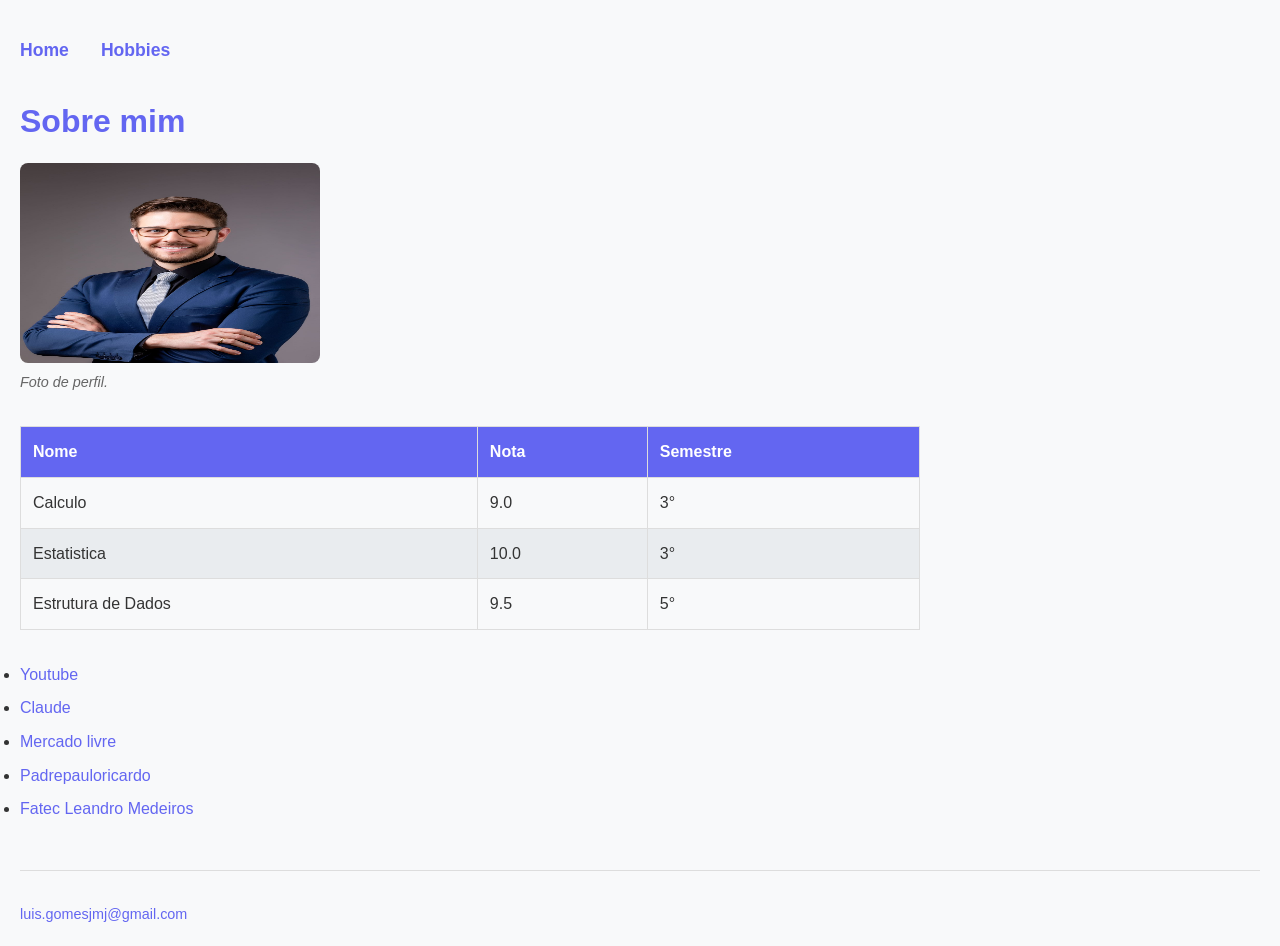
<file: aula05/index.html>
<!DOCTYPE html>
<html lang="en">
<head>
    <meta charset="UTF-8">
    <meta name="viewport" content="width=device-width, initial-scale=1.0">
    <title>Sobre Mim</title>
    <link rel="stylesheet" href="css/style.css">
</head>
<body>
    
    <header>
        <nav>
            <ul>
                <a href="#">Home</a>
                <a href="../aula03/meu-site/hobbies.html">Hobbies</a>
            </ul>
        </nav>
    </header>

     <main>
        <section>
            <h1>Sobre mim</h1>

                <figure>
                    <img src="../aula03/meu-site/images/4e458893b1fdc033508016e09fa5553c.jpg" alt="Imagem sobre mim" width="300" height="200" />
                    <figcaption>
                        Foto de perfil.
                    </figcaption>
                </figure>
        </section>

        <section>
        <table>
            <thead>
                <tr>
                    <th>Nome</th>
                    <th>Nota</th>
                    <th>Semestre</th>
                </tr>
            </thead>

            <tbody>
                <tr>
                    <td>Calculo</td>
                    <td>9.0</td>
                    <td>3°</td>
                </tr>
                <tr>
                    <td>Estatistica</td>
                    <td>10.0</td>
                    <td>3°</td>
                </tr>
                <tr>
                    <td>Estrutura de Dados</td>
                    <td>9.5</td>
                    <td>5°</td>
                </tr>
            </tbody>
        </table>   
        </section> 

        <section>
            <ul>
                <li><a href="https://www.youtube.com/">Youtube</a></li>
                <li><a href="https://claude.ai/new">Claude</a></li>
                <li><a href="https://www.mercadolivre.com.br/">Mercado livre</a></li>
                <li><a href="https://padrepauloricardo.org/">Padrepauloricardo</a></li>
                <li><a href="https://fatec.leandromedeiros.com/">Fatec Leandro Medeiros</a></li>  
            </ul>
        </section>
        </main>

        <footer><a href="mailto:luis.gomesjmj@gmail.com">luis.gomesjmj@gmail.com</a></footer>

</body>
</html>
</file>
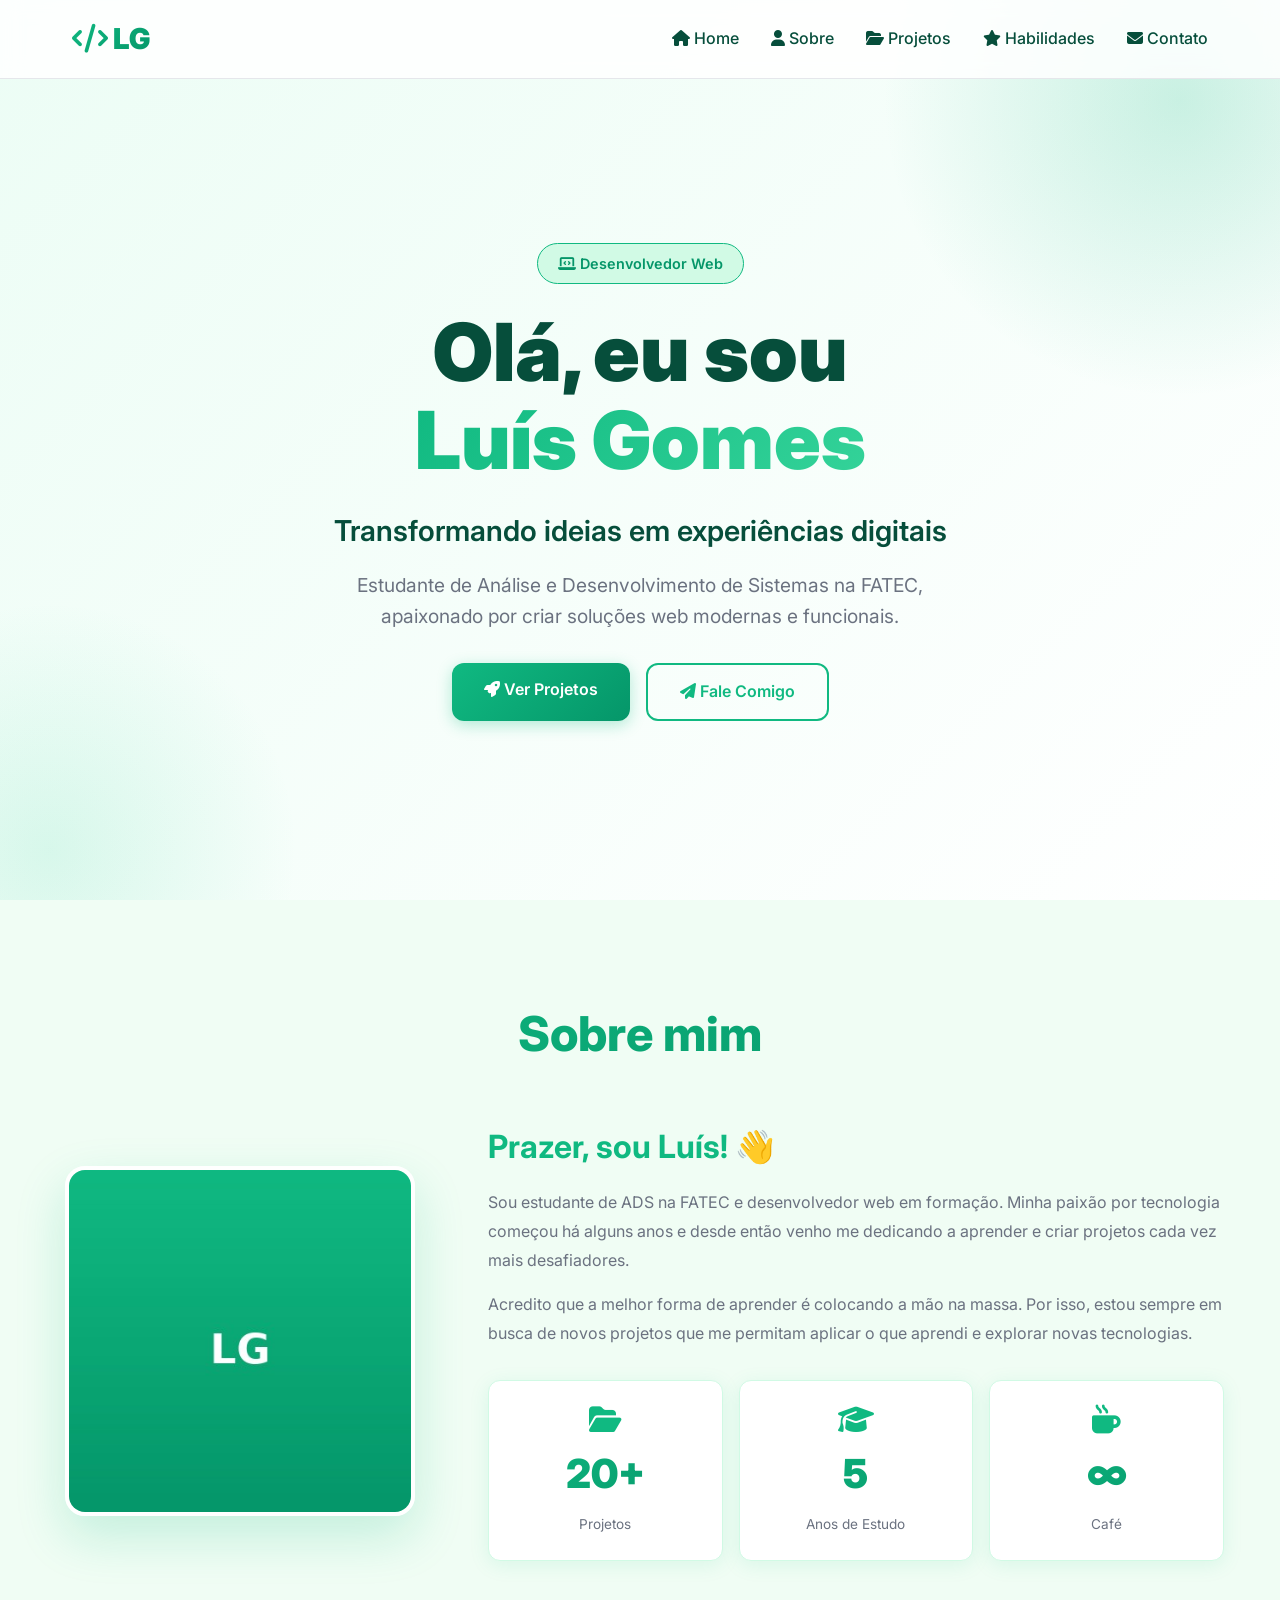
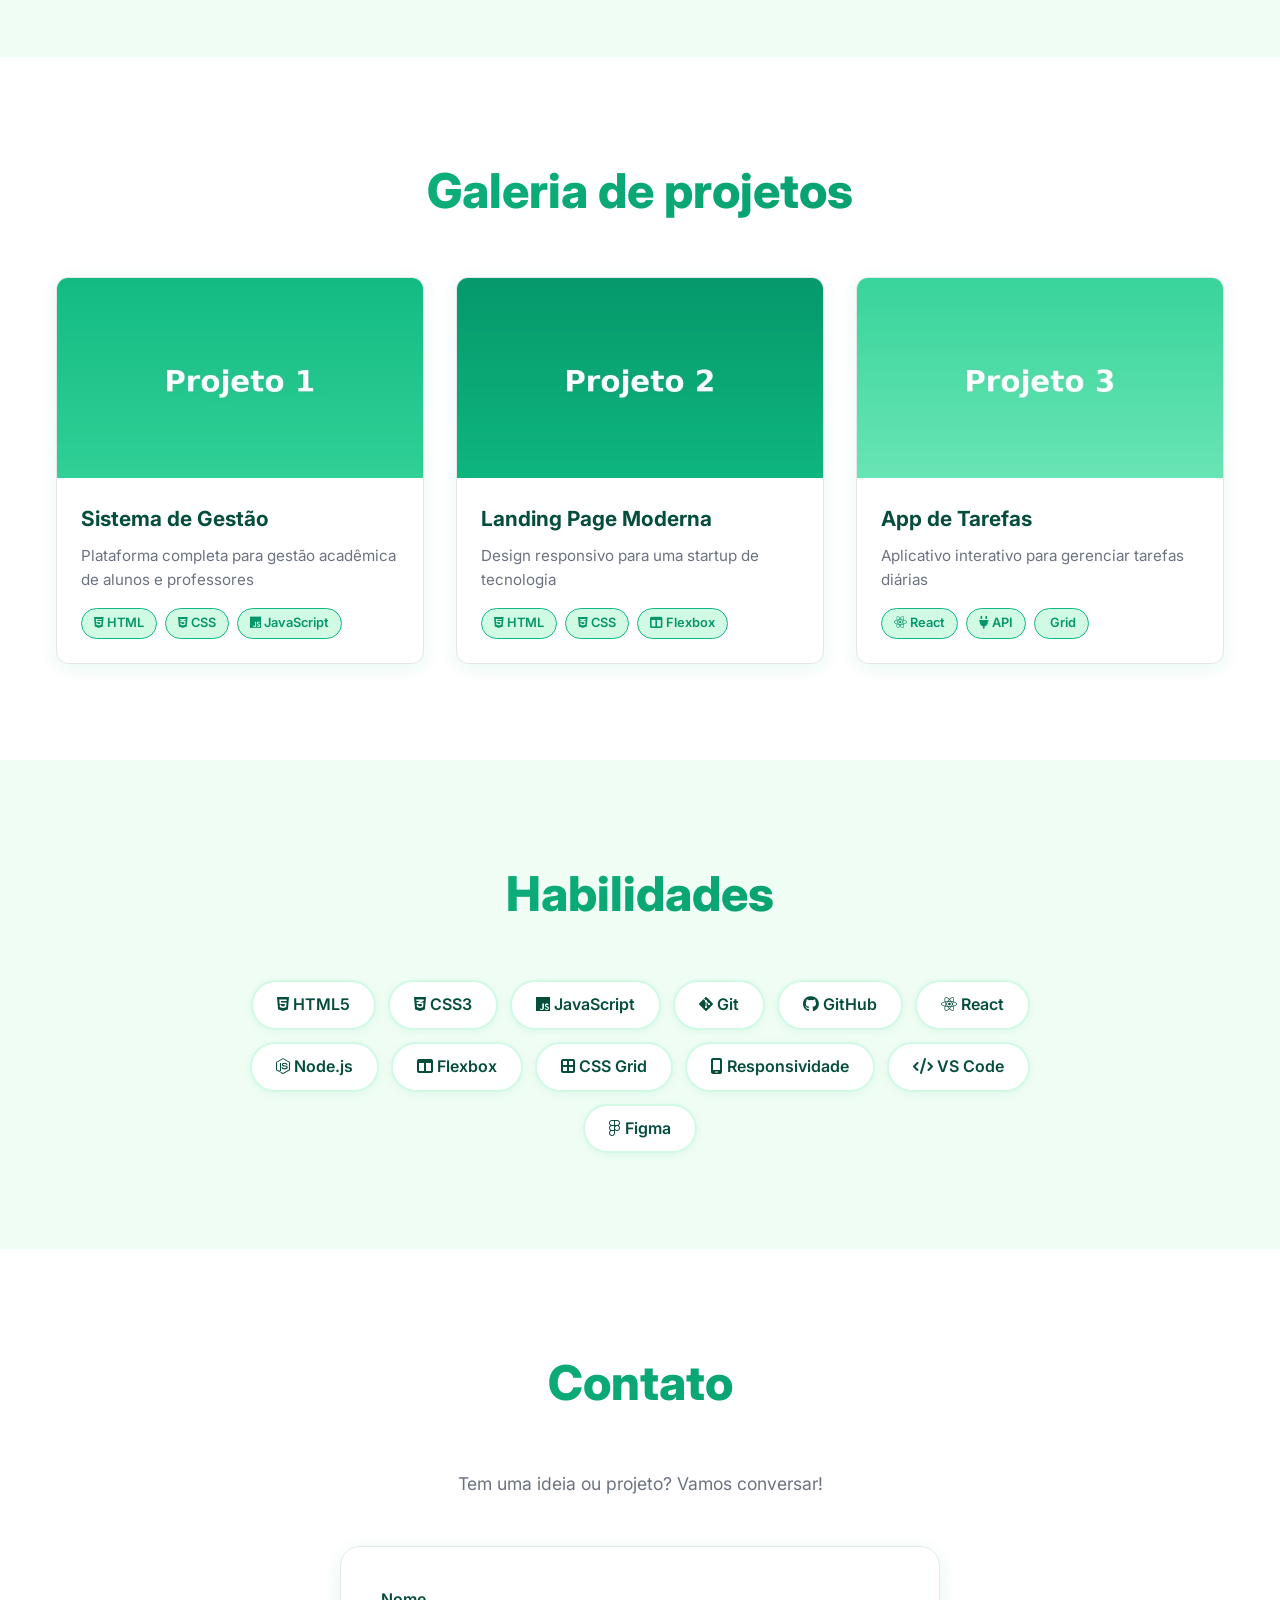
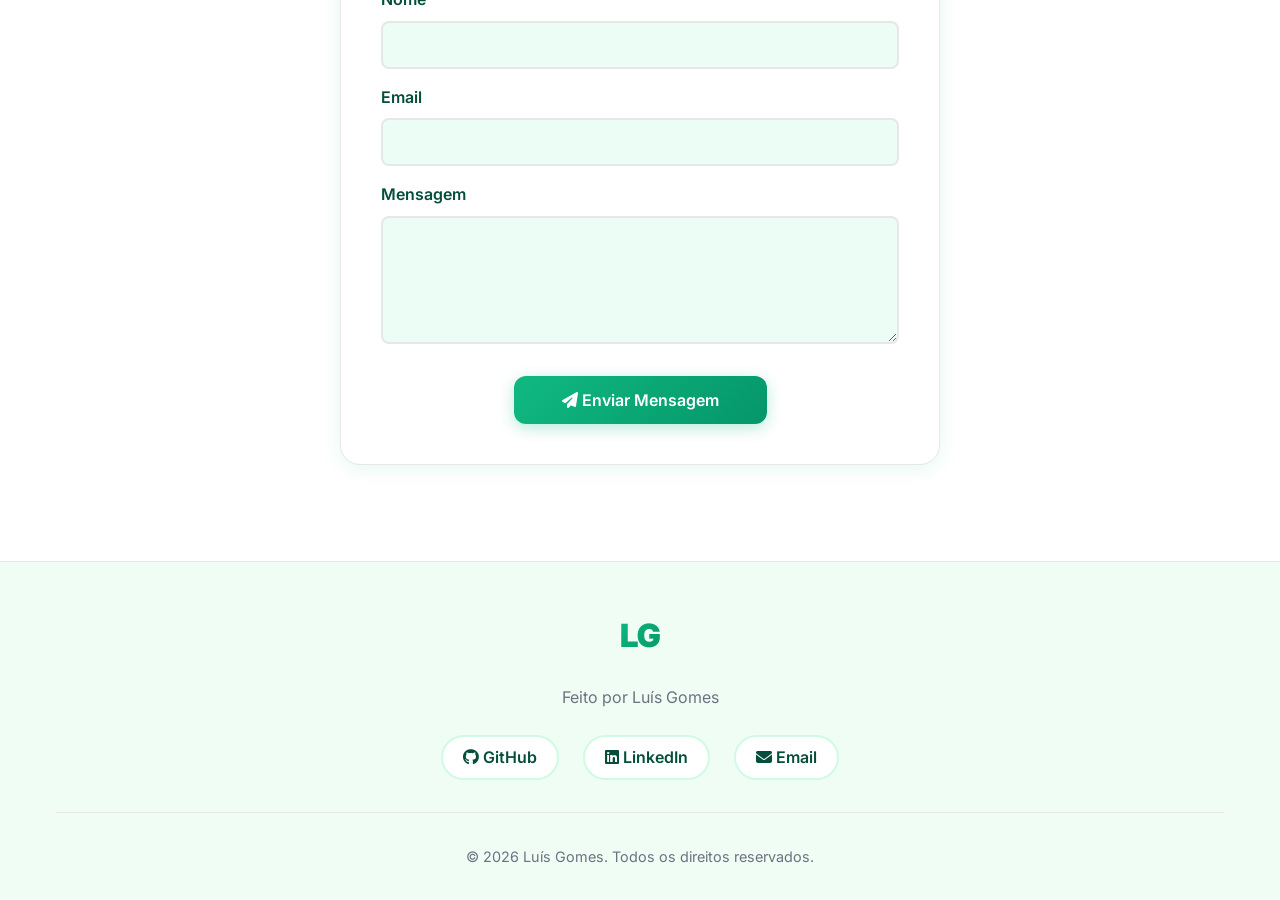
<file: Portfolio/index.html>
<!DOCTYPE html>
<html lang="pt-BR">
<head>
  <meta charset="UTF-8">
  <meta name="viewport" content="width=device-width, initial-scale=1.0">
  <title>Luís Gomes | Portfólio</title>
  <link rel="stylesheet" href="css/style.css">
  <link rel="stylesheet" href="https://cdnjs.cloudflare.com/ajax/libs/font-awesome/6.5.0/css/all.min.css">
</head>
<body>

  <header>
    <nav>
      <div class="logo"><i class="fa-solid fa-code"></i> LG</div>
      <ul class="nav-links">
        <li><a href="#hero"><i class="fa-solid fa-house"></i> Home</a></li>
        <li><a href="#sobre"><i class="fa-solid fa-user"></i> Sobre</a></li>
        <li><a href="#projetos"><i class="fa-solid fa-folder-open"></i> Projetos</a></li>
        <li><a href="#habilidades"><i class="fa-solid fa-star"></i> Habilidades</a></li>
        <li><a href="#contato"><i class="fa-solid fa-envelope"></i> Contato</a></li>
      </ul>
    </nav>
  </header>

  <main>

    <section id="hero">
      <div class="hero-content">
        <span class="hero-tag"><i class="fa-solid fa-laptop-code"></i> Desenvolvedor Web</span>
        <h1>Olá, eu sou <span class="destaque">Luís Gomes</span></h1>
        <p class="hero-subtitle">Transformando ideias em experiências digitais</p>
        <p class="hero-desc">Estudante de Análise e Desenvolvimento de Sistemas na FATEC, apaixonado por criar soluções web modernas e funcionais.</p>
        <div class="hero-buttons">
          <a href="#projetos" class="btn btn-primary"><i class="fa-solid fa-rocket"></i> Ver Projetos</a>
          <a href="#contato" class="btn btn-secondary"><i class="fa-solid fa-paper-plane"></i> Fale Comigo</a>
        </div>
      </div>
    </section>

    <section id="sobre">
      <div class="container">
        <h2 class="section-title">Sobre mim</h2>
        <div class="sobre-content">
          <div class="sobre-foto">
            <img src="img/foto-perfil.jpg" alt="Foto de Luís Gomes">
          </div>
          <div class="sobre-bio">
            <h3>Prazer, sou Luís! 👋</h3>
            <p>Sou estudante de ADS na FATEC e desenvolvedor web em formação. Minha paixão por tecnologia começou há alguns anos e desde então venho me dedicando a aprender e criar projetos cada vez mais desafiadores.</p>
            <p>Acredito que a melhor forma de aprender é colocando a mão na massa. Por isso, estou sempre em busca de novos projetos que me permitam aplicar o que aprendi e explorar novas tecnologias.</p>
            <div class="stats">
              <div class="stat-item">
                <i class="fa-solid fa-folder-open stat-icon"></i>
                <span class="stat-number">20+</span>
                <span class="stat-label">Projetos</span>
              </div>
              <div class="stat-item">
                <i class="fa-solid fa-graduation-cap stat-icon"></i>
                <span class="stat-number">5</span>
                <span class="stat-label">Anos de Estudo</span>
              </div>
              <div class="stat-item">
                <i class="fa-solid fa-mug-hot stat-icon"></i>
                <span class="stat-number">∞</span>
                <span class="stat-label">Café</span>
              </div>
            </div>
          </div>
        </div>
      </div>
    </section>

    <section id="projetos">
      <div class="container">
        <h2 class="section-title">Galeria de projetos</h2>
        <div class="projetos-grid">

          <article class="projeto-card">
            <div class="projeto-imagem">
              <img src="img/projeto-1.jpg" alt="Projeto 1">
              <div class="projeto-overlay">
                <a href="#" class="btn-ver">Ver Projeto</a>
              </div>
            </div>
            <div class="projeto-info">
              <h3>Sistema de Gestão</h3>
              <p>Plataforma completa para gestão acadêmica de alunos e professores</p>
              <div class="projeto-tags">
                <span class="tag"><i class="fa-brands fa-html5"></i> HTML</span>
                <span class="tag"><i class="fa-brands fa-css3-alt"></i> CSS</span>
                <span class="tag"><i class="fa-brands fa-js"></i> JavaScript</span>
              </div>
            </div>
          </article>

          <article class="projeto-card">
            <div class="projeto-imagem">
              <img src="img/projeto-2.jpg" alt="Projeto 2">
              <div class="projeto-overlay">
                <a href="#" class="btn-ver"><i class="fa-solid fa-eye"></i> Ver Projeto</a>
              </div>
            </div>
            <div class="projeto-info">
              <h3>Landing Page Moderna</h3>
              <p>Design responsivo para uma startup de tecnologia</p>
              <div class="projeto-tags">
                <span class="tag"><i class="fa-brands fa-html5"></i> HTML</span>
                <span class="tag"><i class="fa-brands fa-css3-alt"></i> CSS</span>
                <span class="tag"><i class="fa-solid fa-table-columns"></i> Flexbox</span>
              </div>
            </div>
          </article>

          <article class="projeto-card">
            <div class="projeto-imagem">
              <img src="img/projeto-3.jpg" alt="Projeto 3">
              <div class="projeto-overlay">
                <a href="#" class="btn-ver"><i class="fa-solid fa-eye"></i> Ver Projeto</a>
              </div>
            </div>
            <div class="projeto-info">
              <h3>App de Tarefas</h3>
              <p>Aplicativo interativo para gerenciar tarefas diárias</p>
              <div class="projeto-tags">
                <span class="tag"><i class="fa-brands fa-react"></i> React</span>
                <span class="tag"><i class="fa-solid fa-plug"></i> API</span>
                <span class="tag"><i class="fa-solid fa-grid-2"></i> Grid</span>
              </div>
            </div>
          </article>

        </div>
      </div>
    </section>

    <section id="habilidades">
      <div class="container">
        <h2 class="section-title">Habilidades</h2>
        <div class="skills">
          <span class="skill-tag"><i class="fa-brands fa-html5"></i> HTML5</span>
          <span class="skill-tag"><i class="fa-brands fa-css3-alt"></i> CSS3</span>
          <span class="skill-tag"><i class="fa-brands fa-js"></i> JavaScript</span>
          <span class="skill-tag"><i class="fa-brands fa-git-alt"></i> Git</span>
          <span class="skill-tag"><i class="fa-brands fa-github"></i> GitHub</span>
          <span class="skill-tag"><i class="fa-brands fa-react"></i> React</span>
          <span class="skill-tag"><i class="fa-brands fa-node-js"></i> Node.js</span>
          <span class="skill-tag"><i class="fa-solid fa-table-columns"></i> Flexbox</span>
          <span class="skill-tag"><i class="fa-solid fa-border-all"></i> CSS Grid</span>
          <span class="skill-tag"><i class="fa-solid fa-mobile-screen"></i> Responsividade</span>
          <span class="skill-tag"><i class="fa-solid fa-code"></i> VS Code</span>
          <span class="skill-tag"><i class="fa-brands fa-figma"></i> Figma</span>
        </div>
      </div>
    </section>

    <section id="contato">
      <div class="container">
        <h2 class="section-title">Contato</h2>
        <p class="contato-intro">Tem uma ideia ou projeto? Vamos conversar!</p>
        <form class="form-contato">
          <div class="form-group">
            <label for="nome">Nome</label>
            <input type="text" id="nome" name="nome" required minlength="3">
          </div>
          <div class="form-group">
            <label for="email">Email</label>
            <input type="email" id="email" name="email" required>
          </div>
          <div class="form-group">
            <label for="mensagem">Mensagem</label>
            <textarea id="mensagem" name="mensagem" rows="5" required></textarea>
          </div>
          <button type="submit" class="btn btn-primary"><i class="fa-solid fa-paper-plane"></i> Enviar Mensagem</button>
        </form>
      </div>
    </section>

  </main>

  <footer>
    <div class="container">
      <div class="footer-content">
        <div class="footer-logo">LG</div>
        <p>Feito por Luís Gomes</p>
        <div class="redes-sociais">
          <a href="https://github.com" target="_blank"><i class="fa-brands fa-github"></i> GitHub</a>
          <a href="https://linkedin.com" target="_blank"><i class="fa-brands fa-linkedin"></i> LinkedIn</a>
          <a href="mailto:luis.gomesjmj@gmail.com"><i class="fa-solid fa-envelope"></i> Email</a>
        </div>
      </div>
      <p class="copyright">&copy; 2026 Luís Gomes. Todos os direitos reservados.</p>
    </div>
  </footer>

</body>
</html>
</file>
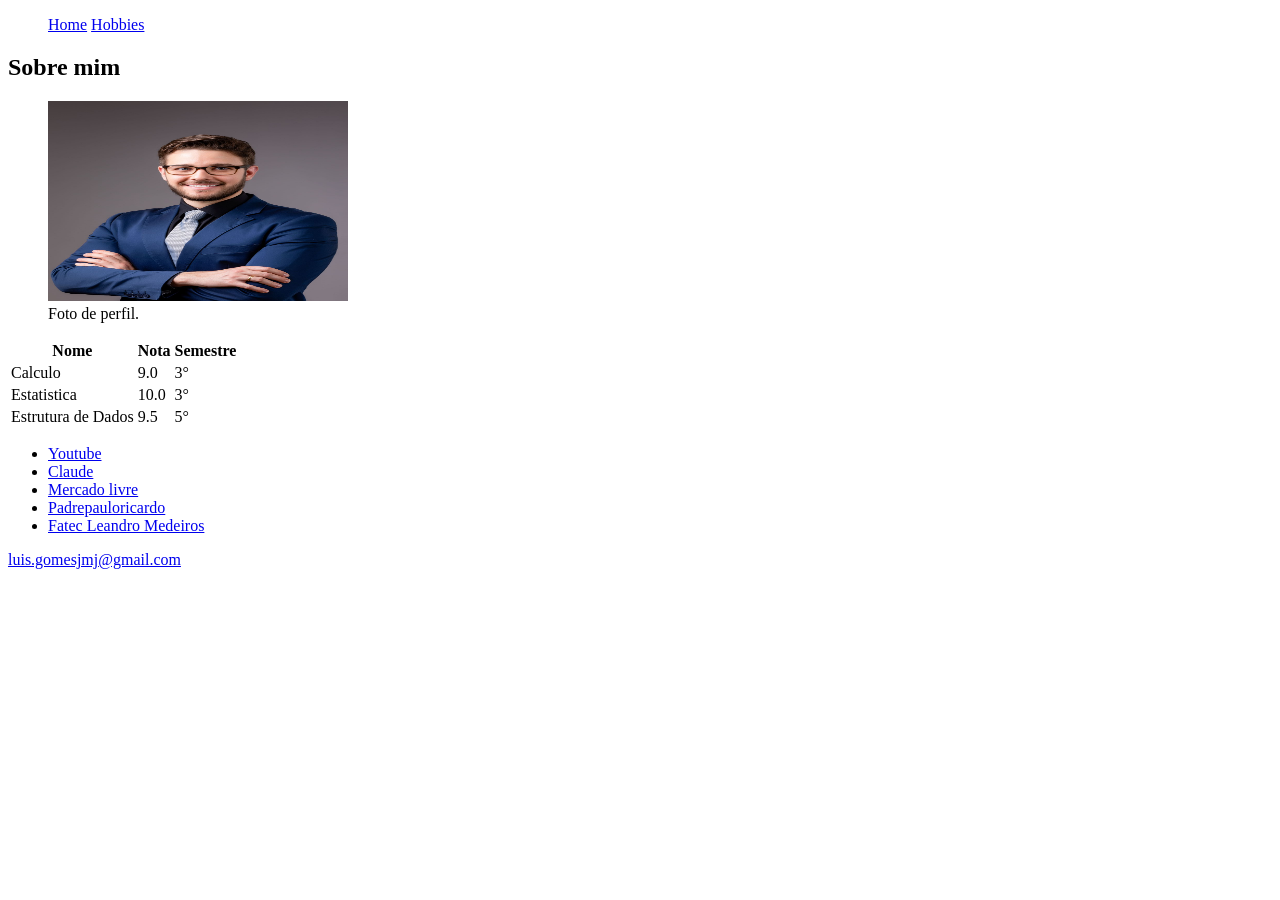
<file: aula03/meu-site/index.html>
<!DOCTYPE html>
<html lang="en">
<head>
    <meta charset="UTF-8">
    <meta name="viewport" content="width=device-width, initial-scale=1.0">
    <title>Document</title>
</head>
<body>
    
    <header>
        <nav>
            <ul>
                <a href="#">Home</a>
                <a href="./hobbies.html">Hobbies</a>
            </ul>
        </nav>
    </header>

     <main>
        <section>
            <p><H1>Sobre mim</H1></p>

                <figure>
                    <img src="./images/4e458893b1fdc033508016e09fa5553c.jpg" alt="Imagem sobre mim" width="300" height="200" />
                    <figcaption>
                        Foto de perfil.
                    </figcaption>
                </figure>
        </section>

        <section>
        <table>
            <thead>
                <tr>
                    <th>Nome</th>
                    <th>Nota</th>
                    <th>Semestre</th>
                </tr>
            </thead>

            <tbody>
                <tr>
                    <td>Calculo</td>
                    <td>9.0</td>
                    <td>3°</td>
                </tr>
                <tr>
                    <td>Estatistica</td>
                    <td>10.0</td>
                    <td>3°</td>
                </tr>
                <tr>
                    <td>Estrutura de Dados</td>
                    <td>9.5</td>
                    <td>5°</td>
                </tr>
            </tbody>
        </table>   
        </section> 

        <section>
            <ul>
                <li><a href="https://www.youtube.com/">Youtube</a></li>
                <li><a href="https://claude.ai/new">Claude</a></li>
                <li><a href="https://www.mercadolivre.com.br/">Mercado livre</a></li>
                <li><a href="https://padrepauloricardo.org/">Padrepauloricardo</a></li>
                <li><a href="https://fatec.leandromedeiros.com/">Fatec Leandro Medeiros</a></li>  
            </ul>
        </section>
        </main>

        <footer><a href="mailto:luis.gomesjmj@gmail.com">luis.gomesjmj@gmail.com</a></footer>

</body>
</html>
</file>
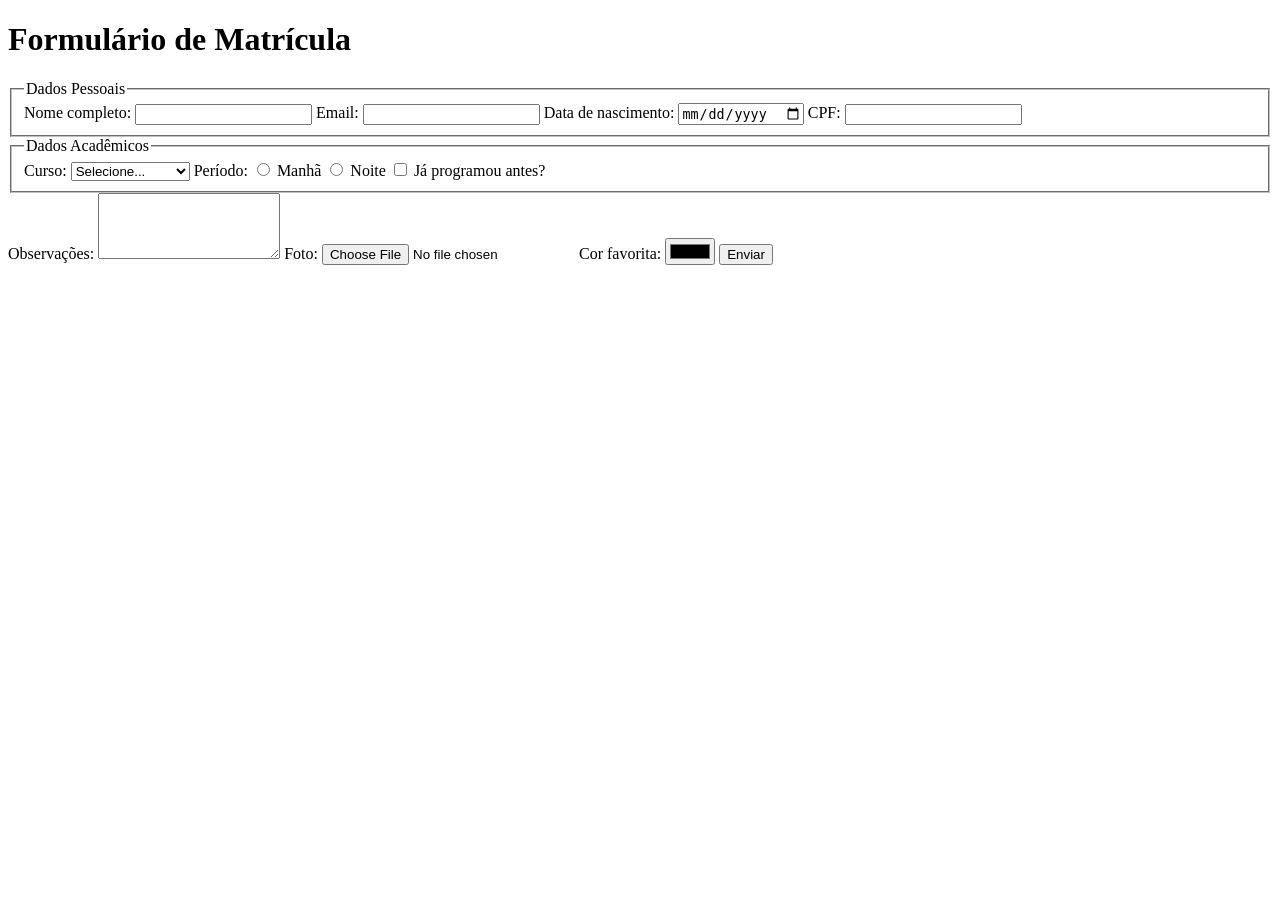
<file: aula04/aula_04.html>
<!DOCTYPE html>
<html lang="pt-BR">
<head>
  <meta charset="UTF-8" />
  <meta name="viewport" content="width=device-width, initial-scale=1.0" />
  <title>Formulário de Matrícula - FATEC</title>
</head>
<body>
  <h1>Formulário de Matrícula</h1>

  <form action="/matricula" method="POST">

    <fieldset>
      <legend>Dados Pessoais</legend>

      <label for="nome">Nome completo:</label>
      <input type="text" id="nome" name="nome" required minlength="5" />

      <label for="email">Email:</label>
      <input type="email" id="email" name="email" required />

      <label for="data-nascimento">Data de nascimento:</label>
      <input type="date" id="data-nascimento" name="data_nascimento" />

      <label for="cpf">CPF:</label>
      <input type="text" id="cpf" name="cpf" pattern="[0-9]{3}\.[0-9]{3}\.[0-9]{3}-[0-9]{2}" />
    </fieldset>

    <fieldset>
      <legend>Dados Acadêmicos</legend>

      <label for="curso">Curso:</label>
      <select id="curso" name="curso">
        <option value="">Selecione...</option>
        <option value="ads">ADS</option>
        <option value="si">Sist. Informação</option>
        <option value="gestao">Gestão de TI</option>
      </select>

      <label>Período:</label>
      <label><input type="radio" name="periodo" value="manha" /> Manhã</label>
      <label><input type="radio" name="periodo" value="noite" /> Noite</label>

      <label><input type="checkbox" name="programou" value="sim" /> Já programou antes?</label>
    </fieldset>

    <label for="observacoes">Observações:</label>
    <textarea id="observacoes" name="observacoes" rows="4"></textarea>

    <label for="foto">Foto:</label>
    <input type="file" id="foto" name="foto" />

    <label for="cor">Cor favorita:</label>
    <input type="color" id="cor" name="cor" />

    <button type="submit">Enviar</button>

  </form>
</body>
</html>
</file>
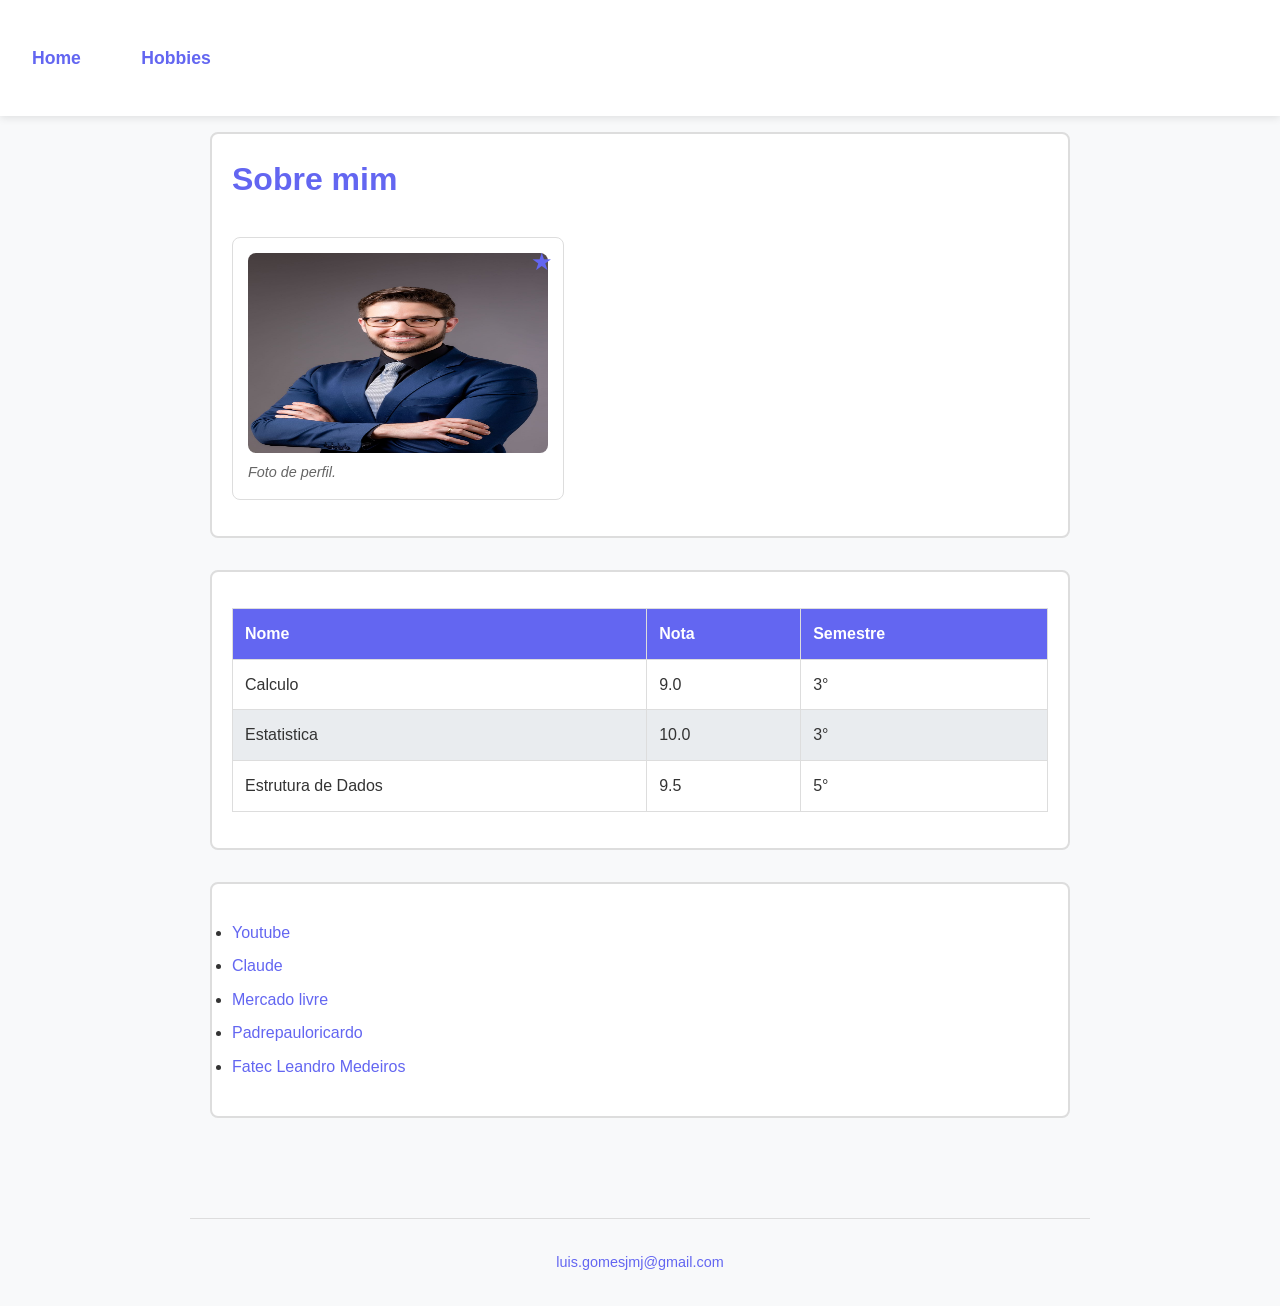
<file: aula06/aula_06.html>
<!DOCTYPE html>
<html lang="en">
<head>
    <meta charset="UTF-8">
    <meta name="viewport" content="width=device-width, initial-scale=1.0">
    <title>Sobre Mim</title>
    <link rel="stylesheet" href="css/style.css">
</head>
<body>
    
    <header>
        <nav>
            <ul>
                <a href="#">Home</a>
                <a href="./hobbies.html">Hobbies</a>
            </ul>
        </nav>
    </header>

     <main>
        <section>
            <h1>Sobre mim</h1>

                <figure>
                    <img src="./images/4e458893b1fdc033508016e09fa5553c.jpg" alt="Imagem sobre mim" width="300" height="200" />
                    <figcaption>
                        Foto de perfil.
                    </figcaption>
                </figure>
        </section>

        <section>
        <table>
            <thead>
                <tr>
                    <th>Nome</th>
                    <th>Nota</th>
                    <th>Semestre</th>
                </tr>
            </thead>

            <tbody>
                <tr>
                    <td>Calculo</td>
                    <td>9.0</td>
                    <td>3°</td>
                </tr>
                <tr>
                    <td>Estatistica</td>
                    <td>10.0</td>
                    <td>3°</td>
                </tr>
                <tr>
                    <td>Estrutura de Dados</td>
                    <td>9.5</td>
                    <td>5°</td>
                </tr>
            </tbody>
        </table>   
        </section> 

        <section>
            <ul>
                <li><a href="https://www.youtube.com/">Youtube</a></li>
                <li><a href="https://claude.ai/new">Claude</a></li>
                <li><a href="https://www.mercadolivre.com.br/">Mercado livre</a></li>
                <li><a href="https://padrepauloricardo.org/">Padrepauloricardo</a></li>
                <li><a href="https://fatec.leandromedeiros.com/">Fatec Leandro Medeiros</a></li>  
            </ul>
        </section>
        </main>

        <footer><a href="mailto:luis.gomesjmj@gmail.com">luis.gomesjmj@gmail.com</a></footer>

</body>
</html>
</file>
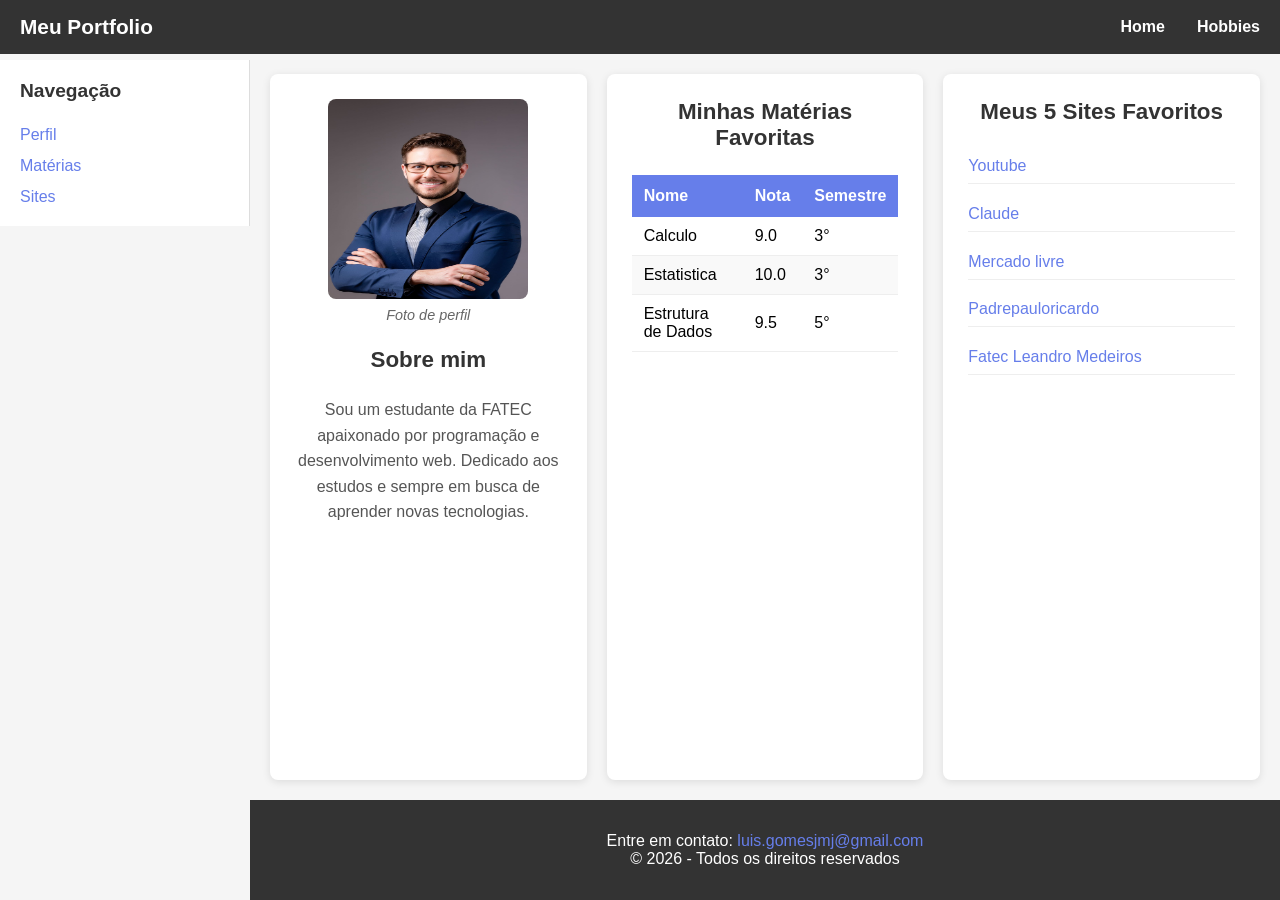
<file: aula08/aula_08.html>
<!DOCTYPE html>
<html lang="pt-BR">
<head>
    <meta charset="UTF-8">
    <meta name="viewport" content="width=device-width, initial-scale=1.0">
    <title>Sobre Mim</title>
    <link rel="stylesheet" href="css/style.css">
</head>
<body>
    
    <header class="navbar-header">
        <div class="navbar">
            <div class="logo">Meu Portfolio</div>
            <ul>
                <li><a href="#">Home</a></li>
                <li><a href="./hobbies.html">Hobbies</a></li>
            </ul>
        </div>
    </header>

    <div class="layout">
        <aside class="sidebar">
            <h2>Navegação</h2>
            <ul>
                <li><a href="#perfil">Perfil</a></li>
                <li><a href="#materias">Matérias</a></li>
                <li><a href="#sites">Sites</a></li>
            </ul>
        </aside>

        <main class="content">
            <div class="card" id="perfil">
                <figure>
                    <img src="./images/4e458893b1fdc033508016e09fa5553c.jpg" alt="Imagem sobre mim" width="200" height="200" />
                    <figcaption>Foto de perfil</figcaption>
                </figure>
                <h2>Sobre mim</h2>
                <p>Sou um estudante da FATEC apaixonado por programação e desenvolvimento web. Dedicado aos estudos e sempre em busca de aprender novas tecnologias.</p>
            </div>

            <div class="card" id="materias">
                <h2>Minhas Matérias Favoritas</h2>
                <table>
                    <thead>
                        <tr>
                            <th>Nome</th>
                            <th>Nota</th>
                            <th>Semestre</th>
                        </tr>
                    </thead>
                    <tbody>
                        <tr>
                            <td>Calculo</td>
                            <td>9.0</td>
                            <td>3°</td>
                        </tr>
                        <tr>
                            <td>Estatistica</td>
                            <td>10.0</td>
                            <td>3°</td>
                        </tr>
                        <tr>
                            <td>Estrutura de Dados</td>
                            <td>9.5</td>
                            <td>5°</td>
                        </tr>
                    </tbody>
                </table>
            </div>

            <div class="card" id="sites">
                <h2>Meus 5 Sites Favoritos</h2>
                <ul class="sites-list">
                    <li><a href="https://www.youtube.com/">Youtube</a></li>
                    <li><a href="https://claude.ai/new">Claude</a></li>
                    <li><a href="https://www.mercadolivre.com.br/">Mercado livre</a></li>
                    <li><a href="https://padrepauloricardo.org/">Padrepauloricardo</a></li>
                    <li><a href="https://fatec.leandromedeiros.com/">Fatec Leandro Medeiros</a></li>  
                </ul>
            </div>
        </main>

        <footer class="footer">
            <p>Entre em contato: <a href="mailto:luis.gomesjmj@gmail.com">luis.gomesjmj@gmail.com</a></p>
            <p>&copy; 2026 - Todos os direitos reservados</p>
        </footer>
    </div>

</body>
</html>
</file>
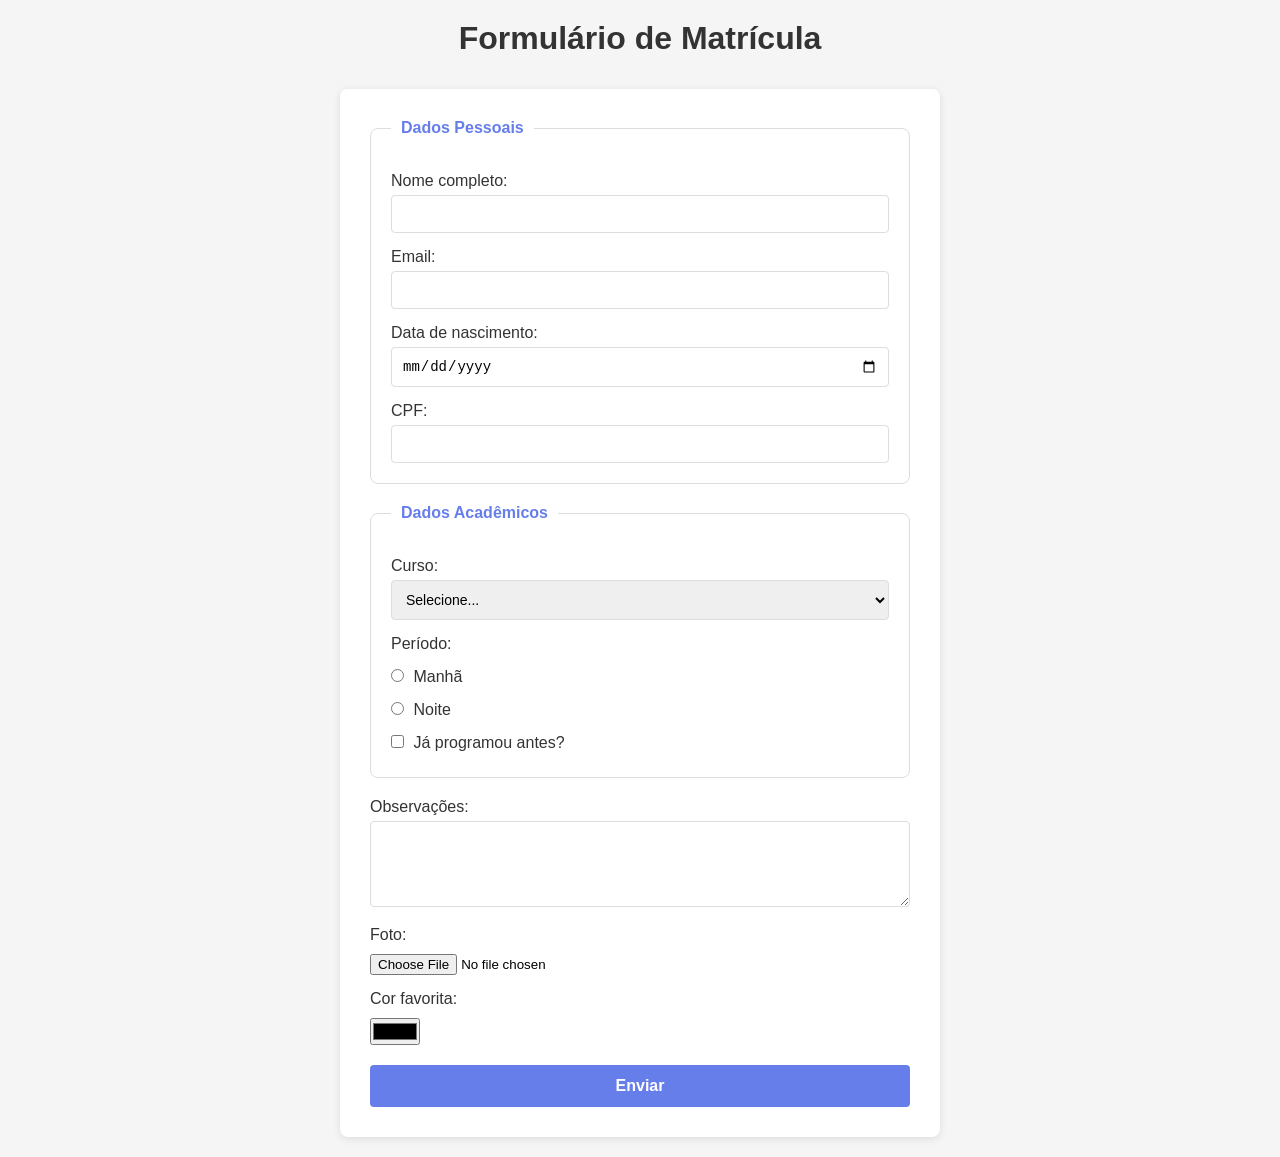
<file: aula10/aula_10.html>
<!DOCTYPE html>
<html lang="pt-BR">
<head>
  <meta charset="UTF-8" />
  <meta name="viewport" content="width=device-width, initial-scale=1.0" />
  <title>Formulário de Matrícula - FATEC</title>
  <link rel="stylesheet" href="./css/style.css">
</head>
<body>
  <h1>Formulário de Matrícula</h1>

  <form action="/matricula" method="POST">

    <fieldset>
      <legend>Dados Pessoais</legend>

      <label for="nome">Nome completo:</label>
      <input type="text" id="nome" name="nome" required minlength="5" />

      <label for="email">Email:</label>
      <input type="email" id="email" name="email" required />

      <label for="data-nascimento">Data de nascimento:</label>
      <input type="date" id="data-nascimento" name="data_nascimento" />

      <label for="cpf">CPF:</label>
      <input type="text" id="cpf" name="cpf" pattern="[0-9]{3}\.[0-9]{3}\.[0-9]{3}-[0-9]{2}" />
    </fieldset>

    <fieldset>
      <legend>Dados Acadêmicos</legend>

      <label for="curso">Curso:</label>
      <select id="curso" name="curso">
        <option value="">Selecione...</option>
        <option value="ads">ADS</option>
        <option value="si">Sist. Informação</option>
        <option value="gestao">Gestão de TI</option>
      </select>

      <label>Período:</label>
      <label><input type="radio" name="periodo" value="manha" /> Manhã</label>
      <label><input type="radio" name="periodo" value="noite" /> Noite</label>

      <label><input type="checkbox" name="programou" value="sim" /> Já programou antes?</label>
    </fieldset>

    <label for="observacoes">Observações:</label>
    <textarea id="observacoes" name="observacoes" rows="4"></textarea>

    <label for="foto">Foto:</label>
    <input type="file" id="foto" name="foto" />

    <label for="cor">Cor favorita:</label>
    <input type="color" id="cor" name="cor" />

    <button type="submit">Enviar</button>

  </form>
</body>
</html>
</file>
<file: aula05/css/style.css>
* {
  margin: 0;
  padding: 0;
  box-sizing: border-box;
}

:root {
  --cor-primaria: #6366f1;
  --cor-fundo: #f8f9fa;
  --cor-texto: #333;
  --cor-tabela-par: #e9ecef;
  --espaco: 16px;
  --fonte: 'Arial', sans-serif;
}

body {
  background-color: var(--cor-fundo);
  color: var(--cor-texto);
  font-family: var(--fonte);
  line-height: 1.6;
  padding: 20px;
}

header {
  margin-bottom: 2rem;
}

nav ul {
  list-style: none;
  display: flex;
  gap: 2rem;
}

nav a {
  color: var(--cor-primaria);
  text-decoration: none;
  font-weight: bold;
  font-size: 1.1rem;
}

nav a:hover {
  text-decoration: underline;
  opacity: 0.8;
}

main {
  max-width: 900px;
}

section {
  margin: 2rem 0;
}

h1 {
  color: var(--cor-primaria);
  font-size: 2rem;
  margin-bottom: 1rem;
}

figure {
  margin: 1rem 0;
}

img {
  border-radius: 8px;
  display: block;
}

figcaption {
  font-size: 0.9rem;
  color: #666;
  font-style: italic;
  margin-top: 0.5rem;
}

table {
  width: 100%;
  border-collapse: collapse;
  margin: 1rem 0;
}

table th, table td {
  padding: 0.75rem;
  border: 1px solid #ddd;
  text-align: left;
}

table th {
  background-color: var(--cor-primaria);
  color: white;
}

table tr:nth-child(even) {
  background-color: var(--cor-tabela-par);
}

ul {
  margin-left: 2rem;
  margin: 1rem 0;
}

ul li {
  margin-bottom: 0.5rem;
}

a {
  color: var(--cor-primaria);
  text-decoration: none;
}

a:hover {
  text-decoration: underline;
  opacity: 0.8;
}

footer {
  margin-top: 3rem;
  padding-top: 2rem;
  border-top: 1px solid #ddd;
  font-size: 0.9rem;
  color: #666;
}
</file>
<file: Portfolio/css/style.css>
@import url('https://fonts.googleapis.com/css2?family=Inter:wght@300;400;500;600;700;800;900&display=swap');

* {
  margin: 0;
  padding: 0;
  box-sizing: border-box;
}

:root {
  --cor-primaria: #10b981;
  --cor-secundaria: #059669;
  --cor-destaque: #34d399;
  --cor-verde-claro: #d1fae5;
  --cor-verde-suave: #ecfdf5;
  --cor-fundo: #ffffff;
  --cor-fundo-claro: #f0fdf4;
  --cor-card: #ffffff;
  --cor-texto: #064e3b;
  --cor-texto-suave: #6b7280;
  --cor-borda: #e5e7eb;
  --espaco: 16px;
  --espaco-lg: 32px;
  --fonte: 'Inter', sans-serif;
  --border-radius: 12px;
  --border-radius-lg: 20px;
  --sombra: 0 4px 20px rgba(16, 185, 129, 0.1);
  --sombra-hover: 0 15px 40px rgba(16, 185, 129, 0.25);
}

html {
  scroll-behavior: smooth;
}

body {
  font-family: var(--fonte);
  background: var(--cor-fundo);
  color: var(--cor-texto);
  line-height: 1.6;
  overflow-x: hidden;
}

img {
  max-width: 100%;
  height: auto;
  display: block;
}

a {
  text-decoration: none;
  color: inherit;
}

ul {
  list-style: none;
}

.container {
  max-width: 1200px;
  margin: 0 auto;
  padding: 0 var(--espaco);
}

@keyframes fadeIn {
  from {
    opacity: 0;
    transform: translateY(30px);
  }
  to {
    opacity: 1;
    transform: translateY(0);
  }
}

@keyframes slideInLeft {
  from {
    opacity: 0;
    transform: translateX(-50px);
  }
  to {
    opacity: 1;
    transform: translateX(0);
  }
}

@keyframes slideInRight {
  from {
    opacity: 0;
    transform: translateX(50px);
  }
  to {
    opacity: 1;
    transform: translateX(0);
  }
}

@keyframes float {
  0%, 100% {
    transform: translateY(0);
  }
  50% {
    transform: translateY(-20px);
  }
}

@keyframes pulse {
  0%, 100% {
    box-shadow: 0 0 0 0 rgba(16, 185, 129, 0.4);
  }
  50% {
    box-shadow: 0 0 0 20px rgba(16, 185, 129, 0);
  }
}

header {
  position: fixed;
  top: 0;
  left: 0;
  right: 0;
  z-index: 1000;
  background: rgba(255, 255, 255, 0.85);
  backdrop-filter: blur(10px);
  -webkit-backdrop-filter: blur(10px);
  border-bottom: 1px solid var(--cor-borda);
}

nav {
  display: flex;
  justify-content: space-between;
  align-items: center;
  padding: var(--espaco) var(--espaco-lg);
  max-width: 1200px;
  margin: 0 auto;
}

.logo {
  font-size: 1.8rem;
  font-weight: 900;
  background: linear-gradient(135deg, var(--cor-primaria), var(--cor-secundaria));
  -webkit-background-clip: text;
  -webkit-text-fill-color: transparent;
  background-clip: text;
}

.nav-links {
  display: none;
  gap: var(--espaco-lg);
}

.nav-links a {
  color: var(--cor-texto);
  font-weight: 500;
  transition: all 0.3s ease;
  position: relative;
}

.nav-links a::after {
  content: '';
  position: absolute;
  bottom: -5px;
  left: 0;
  width: 0;
  height: 2px;
  background: linear-gradient(135deg, var(--cor-primaria), var(--cor-destaque));
  transition: width 0.3s ease;
}

.nav-links a:hover {
  color: var(--cor-primaria);
}

.nav-links a:hover::after {
  width: 100%;
}

#hero {
  min-height: 100vh;
  display: flex;
  justify-content: center;
  align-items: center;
  padding: 6rem 2rem 2rem;
  position: relative;
  overflow: hidden;
  background: linear-gradient(135deg, var(--cor-verde-suave) 0%, var(--cor-fundo) 100%);
}

#hero::before {
  content: '';
  position: absolute;
  top: -200px;
  right: -200px;
  width: 600px;
  height: 600px;
  background: radial-gradient(circle, rgba(16, 185, 129, 0.2), transparent 70%);
  border-radius: 50%;
  animation: float 8s ease-in-out infinite;
}

#hero::after {
  content: '';
  position: absolute;
  bottom: -200px;
  left: -200px;
  width: 500px;
  height: 500px;
  background: radial-gradient(circle, rgba(52, 211, 153, 0.15), transparent 70%);
  border-radius: 50%;
  animation: float 10s ease-in-out infinite reverse;
}

.hero-content {
  text-align: center;
  max-width: 800px;
  animation: fadeIn 1s ease;
  position: relative;
  z-index: 1;
}

.hero-tag {
  display: inline-block;
  padding: 8px 20px;
  background: var(--cor-verde-claro);
  border: 1px solid var(--cor-primaria);
  border-radius: 999px;
  color: var(--cor-secundaria);
  font-size: 0.9rem;
  font-weight: 600;
  margin-bottom: 1.5rem;
  animation: pulse 2s infinite;
}

.hero-content h1 {
  font-size: clamp(2.5rem, 7vw, 5rem);
  font-weight: 900;
  line-height: 1.1;
  margin-bottom: 1.5rem;
  color: var(--cor-texto);
}

.destaque {
  background: linear-gradient(135deg, var(--cor-primaria), var(--cor-destaque));
  -webkit-background-clip: text;
  -webkit-text-fill-color: transparent;
  background-clip: text;
  display: inline-block;
}

.hero-subtitle {
  font-size: clamp(1.2rem, 3vw, 1.8rem);
  color: var(--cor-texto);
  margin-bottom: 1rem;
  font-weight: 600;
}

.hero-desc {
  font-size: clamp(1rem, 2vw, 1.2rem);
  color: var(--cor-texto-suave);
  margin-bottom: 2rem;
  max-width: 600px;
  margin-left: auto;
  margin-right: auto;
}

.hero-buttons {
  display: flex;
  gap: 1rem;
  justify-content: center;
  flex-wrap: wrap;
}

.btn {
  padding: 14px 32px;
  border-radius: var(--border-radius);
  font-weight: 600;
  cursor: pointer;
  transition: all 0.3s ease;
  display: inline-block;
  border: none;
  font-size: 1rem;
  font-family: var(--fonte);
}

.btn-primary {
  background: linear-gradient(135deg, var(--cor-primaria), var(--cor-secundaria));
  color: white;
  box-shadow: 0 4px 15px rgba(16, 185, 129, 0.3);
}

.btn-primary:hover {
  transform: translateY(-3px);
  box-shadow: 0 15px 40px rgba(16, 185, 129, 0.4);
}

.btn-primary:active {
  transform: scale(0.95);
}

.btn-secondary {
  background: transparent;
  border: 2px solid var(--cor-primaria);
  color: var(--cor-primaria);
}

.btn-secondary:hover {
  background: var(--cor-primaria);
  color: white;
  transform: translateY(-3px);
  box-shadow: 0 10px 30px rgba(16, 185, 129, 0.3);
}

section {
  padding: 5rem 2rem;
}

.section-title {
  font-size: clamp(2rem, 5vw, 3rem);
  font-weight: 800;
  text-align: center;
  margin-bottom: 3rem;
  background: linear-gradient(135deg, var(--cor-primaria), var(--cor-secundaria));
  -webkit-background-clip: text;
  -webkit-text-fill-color: transparent;
  background-clip: text;
}

#sobre {
  background: var(--cor-fundo-claro);
}

.sobre-content {
  display: grid;
  grid-template-columns: 1fr;
  gap: 3rem;
  align-items: center;
}

.sobre-foto {
  display: flex;
  justify-content: center;
}

.sobre-foto img {
  width: 100%;
  max-width: 350px;
  border-radius: var(--border-radius-lg);
  box-shadow: 0 20px 50px rgba(16, 185, 129, 0.2);
  transition: all 0.3s ease;
  border: 4px solid white;
}

.sobre-foto img:hover {
  transform: scale(1.05) rotate(2deg);
  box-shadow: 0 25px 60px rgba(16, 185, 129, 0.35);
}

.sobre-bio h3 {
  font-size: clamp(1.5rem, 3vw, 2rem);
  margin-bottom: 1rem;
  color: var(--cor-primaria);
}

.sobre-bio p {
  color: var(--cor-texto-suave);
  margin-bottom: 1rem;
  line-height: 1.8;
}

.stats {
  display: grid;
  grid-template-columns: repeat(3, 1fr);
  gap: 1rem;
  margin-top: 2rem;
}

.stat-icon {
  font-size: 1.8rem;
  color: var(--cor-primaria);
  margin-bottom: 0.5rem;
  display: block;
}

.stat-item {
  text-align: center;
  padding: 1.5rem 1rem;
  background: white;
  border-radius: var(--border-radius);
  transition: all 0.3s ease;
  border: 1px solid var(--cor-verde-claro);
  box-shadow: var(--sombra);
}

.stat-item:hover {
  transform: translateY(-5px);
  border-color: var(--cor-primaria);
  box-shadow: var(--sombra-hover);
}

.stat-number {
  display: block;
  font-size: clamp(1.5rem, 4vw, 2.5rem);
  font-weight: 900;
  background: linear-gradient(135deg, var(--cor-primaria), var(--cor-secundaria));
  -webkit-background-clip: text;
  -webkit-text-fill-color: transparent;
  background-clip: text;
}

.stat-label {
  display: block;
  color: var(--cor-texto-suave);
  font-size: 0.85rem;
  margin-top: 0.5rem;
}

.projetos-grid {
  display: grid;
  grid-template-columns: repeat(auto-fit, minmax(280px, 1fr));
  gap: var(--espaco-lg);
}

.projeto-card {
  background: var(--cor-card);
  border-radius: var(--border-radius);
  overflow: hidden;
  transition: all 0.3s ease;
  border: 1px solid var(--cor-borda);
  box-shadow: var(--sombra);
  animation: fadeIn 0.8s ease;
}

.projeto-card:hover {
  transform: translateY(-8px);
  box-shadow: var(--sombra-hover);
  border-color: var(--cor-primaria);
}

.projeto-imagem {
  position: relative;
  overflow: hidden;
  height: 200px;
}

.projeto-imagem img {
  width: 100%;
  height: 100%;
  object-fit: cover;
  transition: transform 0.5s ease;
}

.projeto-card:hover .projeto-imagem img {
  transform: scale(1.1);
}

.projeto-overlay {
  position: absolute;
  top: 0;
  left: 0;
  right: 0;
  bottom: 0;
  background: rgba(6, 78, 59, 0.85);
  display: flex;
  justify-content: center;
  align-items: center;
  opacity: 0;
  transition: opacity 0.3s ease;
}

.projeto-card:hover .projeto-overlay {
  opacity: 1;
}

.btn-ver {
  padding: 10px 24px;
  background: linear-gradient(135deg, var(--cor-primaria), var(--cor-destaque));
  color: white;
  border-radius: var(--border-radius);
  font-weight: 600;
  transition: transform 0.3s ease;
}

.btn-ver:hover {
  transform: scale(1.1);
}

.projeto-info {
  padding: 1.5rem;
}

.projeto-info h3 {
  font-size: 1.3rem;
  margin-bottom: 0.5rem;
  color: var(--cor-texto);
}

.projeto-info p {
  color: var(--cor-texto-suave);
  margin-bottom: 1rem;
  font-size: 0.95rem;
}

.projeto-tags {
  display: flex;
  flex-wrap: wrap;
  gap: 0.5rem;
}

.tag {
  padding: 4px 12px;
  background: var(--cor-verde-claro);
  border: 1px solid var(--cor-primaria);
  color: var(--cor-secundaria);
  border-radius: 999px;
  font-size: 0.8rem;
  font-weight: 600;
}

#habilidades {
  background: var(--cor-fundo-claro);
}

.skills {
  display: flex;
  flex-wrap: wrap;
  gap: 12px;
  justify-content: center;
  max-width: 900px;
  margin: 0 auto;
}

.skill-tag {
  padding: 10px 24px;
  border-radius: 999px;
  background: white;
  border: 2px solid var(--cor-verde-claro);
  color: var(--cor-texto);
  font-weight: 600;
  transition: all 0.3s ease;
  cursor: default;
  box-shadow: 0 2px 8px rgba(16, 185, 129, 0.08);
}

.skill-tag:hover {
  background: linear-gradient(135deg, var(--cor-primaria), var(--cor-destaque));
  color: white;
  border-color: transparent;
  transform: translateY(-3px);
  box-shadow: 0 10px 25px rgba(16, 185, 129, 0.3);
}

.contato-intro {
  text-align: center;
  color: var(--cor-texto-suave);
  font-size: 1.1rem;
  margin-bottom: 3rem;
}

.form-contato {
  max-width: 600px;
  margin: 0 auto;
  display: flex;
  flex-direction: column;
  gap: var(--espaco);
  background: white;
  padding: 2.5rem;
  border-radius: var(--border-radius-lg);
  box-shadow: var(--sombra);
  border: 1px solid var(--cor-borda);
}

.form-group {
  display: flex;
  flex-direction: column;
}

.form-group label {
  color: var(--cor-texto);
  font-weight: 600;
  margin-bottom: 0.5rem;
}

.form-contato input,
.form-contato textarea {
  padding: 12px 16px;
  border-radius: 8px;
  border: 2px solid var(--cor-borda);
  background: var(--cor-verde-suave);
  color: var(--cor-texto);
  font-family: var(--fonte);
  font-size: 1rem;
  transition: all 0.3s ease;
}

.form-contato input:focus,
.form-contato textarea:focus {
  border-color: var(--cor-primaria);
  outline: none;
  background: white;
  box-shadow: 0 0 0 3px rgba(16, 185, 129, 0.1);
}

.form-contato textarea {
  resize: vertical;
  min-height: 120px;
}

.form-contato button {
  margin-top: 1rem;
  align-self: center;
  padding: 14px 48px;
}

footer {
  background: var(--cor-fundo-claro);
  padding: 3rem 2rem 2rem;
  border-top: 1px solid var(--cor-borda);
}

.footer-content {
  display: flex;
  flex-direction: column;
  align-items: center;
  gap: 1.5rem;
  margin-bottom: 2rem;
}

.footer-logo {
  font-size: 2rem;
  font-weight: 900;
  background: linear-gradient(135deg, var(--cor-primaria), var(--cor-secundaria));
  -webkit-background-clip: text;
  -webkit-text-fill-color: transparent;
  background-clip: text;
}

.footer-content p {
  color: var(--cor-texto-suave);
}

.redes-sociais {
  display: flex;
  gap: 1.5rem;
}

.redes-sociais a {
  padding: 8px 20px;
  background: white;
  border: 2px solid var(--cor-verde-claro);
  border-radius: 999px;
  color: var(--cor-texto);
  font-weight: 600;
  transition: all 0.3s ease;
}

.redes-sociais a:hover {
  background: linear-gradient(135deg, var(--cor-primaria), var(--cor-destaque));
  color: white;
  border-color: transparent;
  transform: translateY(-3px);
  box-shadow: 0 10px 25px rgba(16, 185, 129, 0.3);
}

.copyright {
  text-align: center;
  color: var(--cor-texto-suave);
  font-size: 0.9rem;
  padding-top: 2rem;
  border-top: 1px solid var(--cor-borda);
}

@media (min-width: 768px) {
  .nav-links {
    display: flex;
  }

  .sobre-content {
    grid-template-columns: 1fr 2fr;
  }
}

@media (min-width: 1024px) {
  section {
    padding: 6rem 2rem;
  }

  .sobre-content {
    gap: 4rem;
  }
}

@media (prefers-reduced-motion: reduce) {
  * {
    animation-duration: 0.01ms !important;
    transition-duration: 0.01ms !important;
  }
}
</file>
<file: aula06/css/style.css>
* {
  margin: 0;
  padding: 0;
  box-sizing: border-box;
}

:root {
  --cor-primaria: #6366f1;
  --cor-fundo: #f8f9fa;
  --cor-texto: #333;
  --cor-tabela-par: #e9ecef;
  --espaco: 16px;
  --fonte: 'Arial', sans-serif;
}

body {
  background-color: var(--cor-fundo);
  color: var(--cor-texto);
  font-family: var(--fonte);
  line-height: 1.6;
  padding-top: 80px;
}

header {
  position: fixed;
  top: 0;
  left: 0;
  right: 0;
  background-color: white;
  padding: 20px;
  box-shadow: 0 2px 8px rgba(0,0,0,0.1);
  z-index: 100;
}

nav ul {
  list-style: none;
  display: inline-block;
}

nav a {
  display: inline-block;
  color: var(--cor-primaria);
  text-decoration: none;
  font-weight: bold;
  font-size: 1.1rem;
  margin-right: 2rem;
  padding: 8px 12px;
}

nav a:hover {
  text-decoration: underline;
  opacity: 0.8;
}

main {
  max-width: 900px;
  margin: 0 auto;
  padding: 20px;
}

section {
  margin: 2rem 0;
  padding: 20px;
  border: 2px solid #ddd;
  border-radius: 8px;
  background-color: white;
}

h1 {
  color: var(--cor-primaria);
  font-size: 2rem;
  margin-bottom: 1rem;
}

figure {
  margin: 1rem 0;
  padding: 15px;
  border: 1px solid #ddd;
  border-radius: 8px;
  display: inline-block;
  position: relative;
}

figure::after {
  content: "★";
  position: absolute;
  top: 5px;
  right: 10px;
  color: var(--cor-primaria);
  font-size: 1.5rem;
}

img {
  border-radius: 8px;
  display: block;
}

figcaption {
  font-size: 0.9rem;
  color: #666;
  font-style: italic;
  margin-top: 0.5rem;
}

table {
  width: 100%;
  border-collapse: collapse;
  margin: 1rem 0;
}

table th, table td {
  padding: 0.75rem;
  border: 1px solid #ddd;
  text-align: left;
}

table th {
  background-color: var(--cor-primaria);
  color: white;
}

table tr:nth-child(even) {
  background-color: var(--cor-tabela-par);
}

ul {
  margin-left: 2rem;
  margin: 1rem 0;
}

ul li {
  margin-bottom: 0.5rem;
}

a {
  color: var(--cor-primaria);
  text-decoration: none;
}

a:hover {
  text-decoration: underline;
  opacity: 0.8;
}

footer {
  margin-top: 3rem;
  padding: 2rem 20px;
  border-top: 1px solid #ddd;
  font-size: 0.9rem;
  color: #666;
  text-align: center;
  max-width: 900px;
  margin-left: auto;
  margin-right: auto;
}
</file>
<file: aula08/css/style.css>
* {
  margin: 0;
  padding: 0;
  box-sizing: border-box;
}

body {
  font-family: Arial, sans-serif;
  background-color: #f5f5f5;
  display: flex;
  flex-direction: column;
  min-height: 100vh;
}

.navbar-header {
  background-color: #333;
  position: sticky;
  top: 0;
  z-index: 100;
}

.navbar {
  display: flex;
  justify-content: space-between;
  align-items: center;
  padding: 15px 20px;
  color: white;
}

.navbar .logo {
  font-size: 1.3rem;
  font-weight: bold;
}

.navbar ul {
  list-style: none;
  display: flex;
  gap: 2rem;
}

.navbar a {
  color: white;
  text-decoration: none;
  font-weight: bold;
}

.navbar a:hover {
  text-decoration: underline;
}

.layout {
  display: grid;
  grid-template-columns: 250px 1fr;
  grid-template-rows: 1fr auto;
  grid-template-areas:
    "sidebar content"
    "sidebar footer";
  flex: 1;
  gap: 0;
}

.sidebar {
  grid-area: sidebar;
  background-color: white;
  padding: 20px;
  border-right: 1px solid #ddd;
  height: fit-content;
  position: sticky;
  top: 60px;
}

.sidebar h2 {
  margin-bottom: 1.5rem;
  color: #333;
  font-size: 1.2rem;
}

.sidebar ul {
  list-style: none;
  display: flex;
  flex-direction: column;
  gap: 0.8rem;
}

.sidebar a {
  color: #667eea;
  text-decoration: none;
  font-weight: 500;
}

.sidebar a:hover {
  text-decoration: underline;
}

.content {
  grid-area: content;
  display: grid;
  grid-template-columns: repeat(auto-fit, minmax(300px, 1fr));
  gap: 20px;
  padding: 20px;
}

.card {
  background-color: white;
  padding: 25px;
  border-radius: 8px;
  box-shadow: 0 2px 8px rgba(0,0,0,0.1);
  display: flex;
  flex-direction: column;
  place-items: center;
}

.card h2 {
  margin-bottom: 1.5rem;
  color: #333;
  font-size: 1.4rem;
  text-align: center;
}

.card figure {
  display: flex;
  flex-direction: column;
  align-items: center;
  margin-bottom: 1.5rem;
}

.card img {
  border-radius: 8px;
  margin-bottom: 0.5rem;
}

.card figcaption {
  font-size: 0.9rem;
  color: #666;
  font-style: italic;
}

.card p {
  color: #555;
  line-height: 1.6;
  margin-bottom: 1rem;
  text-align: center;
}

table {
  width: 100%;
  border-collapse: collapse;
  margin: 0;
}

table th {
  background-color: #667eea;
  color: white;
  padding: 12px;
  text-align: left;
}

table td {
  padding: 10px 12px;
  border-bottom: 1px solid #eee;
}

table tbody tr:nth-child(even) {
  background-color: #f9f9f9;
}

table tbody tr:hover {
  background-color: #f0f0f0;
}

.sites-list {
  list-style: none;
  display: flex;
  flex-direction: column;
  gap: 0.8rem;
  width: 100%;
}

.sites-list li {
  padding: 8px 0;
  border-bottom: 1px solid #eee;
}

.sites-list a {
  color: #667eea;
  text-decoration: none;
  font-weight: 500;
}

.sites-list a:hover {
  text-decoration: underline;
}

.footer {
  grid-area: footer;
  background-color: #333;
  color: white;
  text-align: center;
  padding: 2rem;
}

.footer a {
  color: #667eea;
  text-decoration: none;
}

.footer a:hover {
  text-decoration: underline;
}
</file>
<file: aula10/css/style.css>
* {
  margin: 0;
  padding: 0;
  box-sizing: border-box;
}

body {
  font-family: Arial, sans-serif;
  background-color: #f5f5f5;
  padding: 20px;
  min-height: 100vh;
}

h1 {
  color: #333;
  margin-bottom: 2rem;
  text-align: center;
}

form {
  max-width: 600px;
  margin: 0 auto;
  background-color: white;
  padding: 30px;
  border-radius: 8px;
  box-shadow: 0 2px 8px rgba(0,0,0,0.1);
}

fieldset {
  border: 1px solid #ddd;
  border-radius: 8px;
  padding: 20px;
  margin-bottom: 20px;
  transition: all 0.3s ease;
}

fieldset:hover {
  transform: translateY(-4px);
  box-shadow: 0 8px 25px rgba(102, 126, 234, 0.2);
}

legend {
  font-weight: bold;
  color: #667eea;
  padding: 0 10px;
}

label {
  display: block;
  margin-top: 15px;
  margin-bottom: 5px;
  color: #333;
  font-weight: 500;
}

input[type="text"],
input[type="email"],
input[type="date"],
select,
textarea {
  width: 100%;
  padding: 10px;
  border: 1px solid #ddd;
  border-radius: 4px;
  font-size: 14px;
  transition: all 0.3s ease;
}

input[type="text"]:focus,
input[type="email"]:focus,
input[type="date"]:focus,
select:focus,
textarea:focus {
  outline: none;
  border-color: #667eea;
  box-shadow: 0 0 0 3px rgba(102, 126, 234, 0.1);
}

input[type="radio"],
input[type="checkbox"] {
  margin-right: 5px;
}

input[type="file"],
input[type="color"] {
  margin-top: 5px;
}

button[type="submit"] {
  width: 100%;
  padding: 12px 24px;
  background-color: #667eea;
  color: white;
  border: none;
  border-radius: 4px;
  font-size: 16px;
  font-weight: bold;
  cursor: pointer;
  margin-top: 20px;
  transition: all 0.3s ease;
}

button[type="submit"]:hover {
  background-color: #4f46e5;
  transform: translateY(-2px);
  box-shadow: 0 8px 25px rgba(102, 126, 234, 0.4);
}

button[type="submit"]:active {
  transform: scale(0.95);
}

@media (prefers-reduced-motion: reduce) {
  * {
    animation-duration: 0.01ms !important;
    transition-duration: 0.01ms !important;
  }
}
</file>
